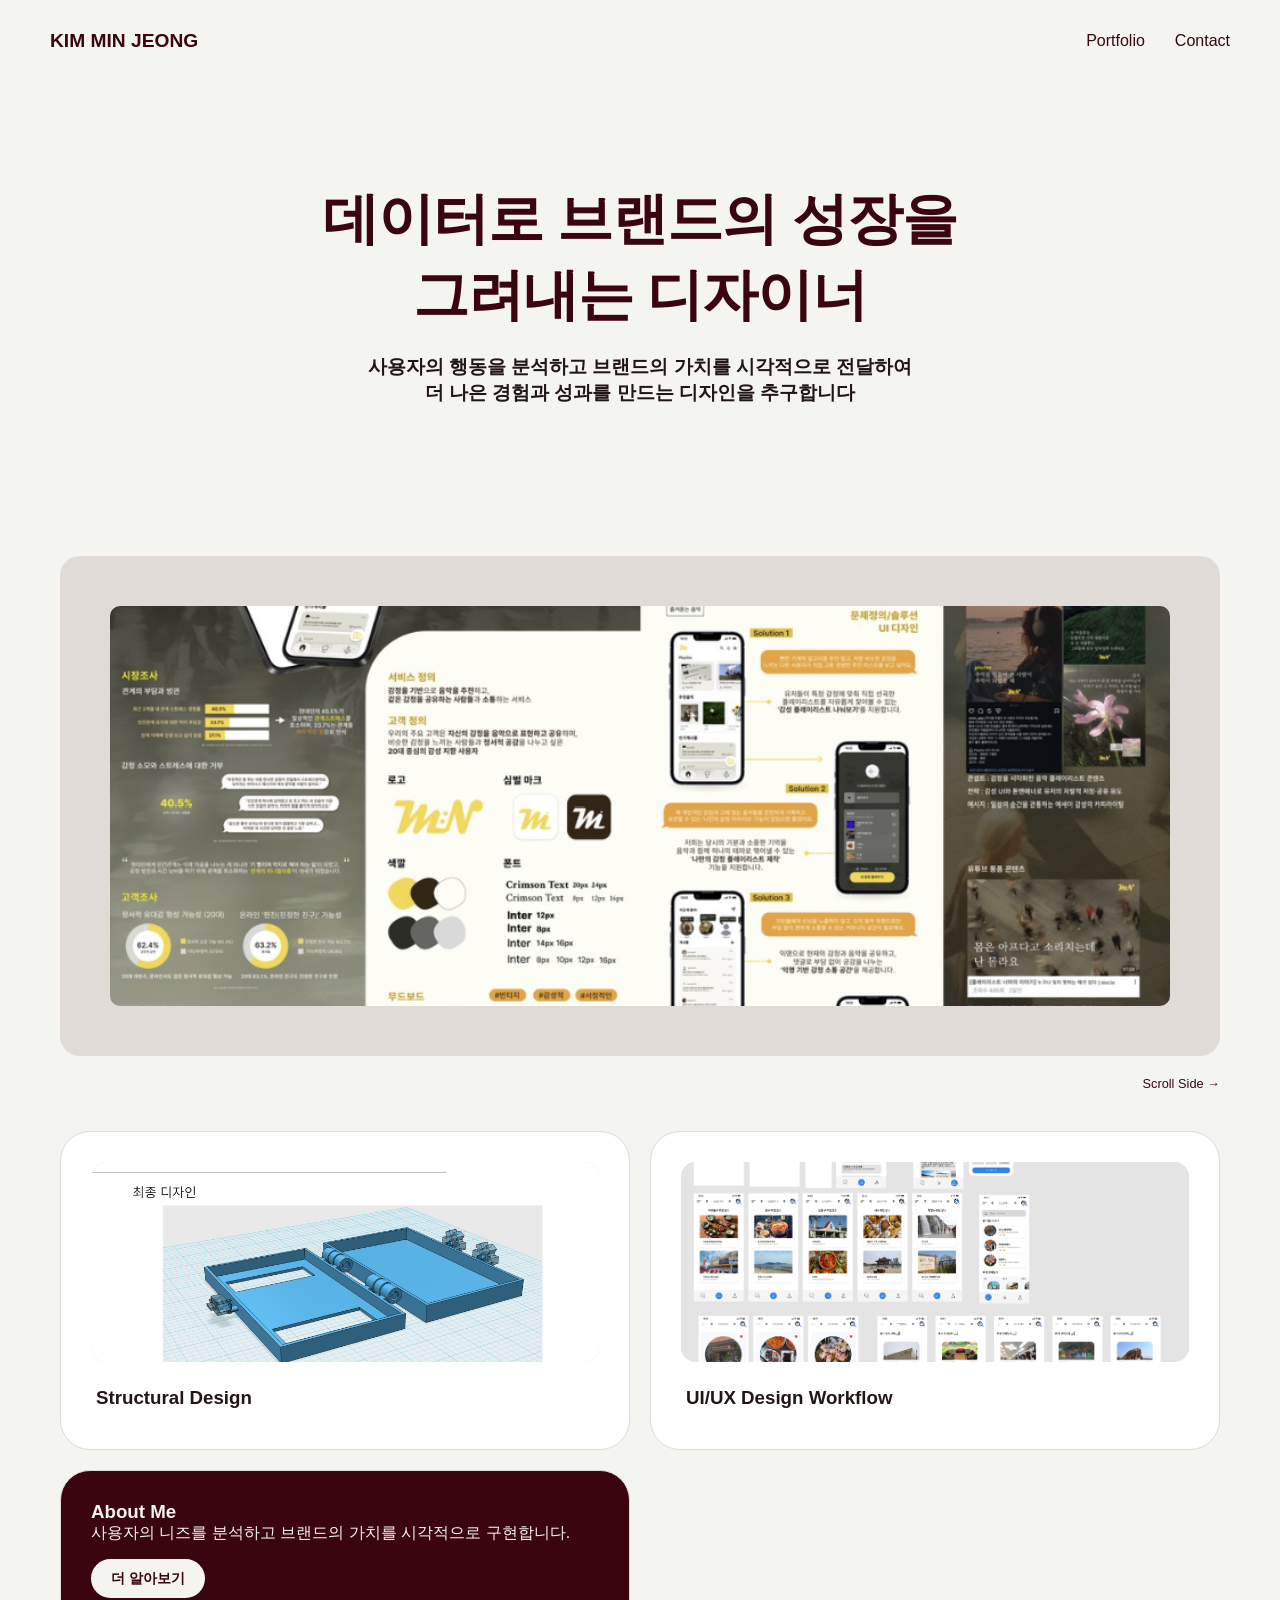
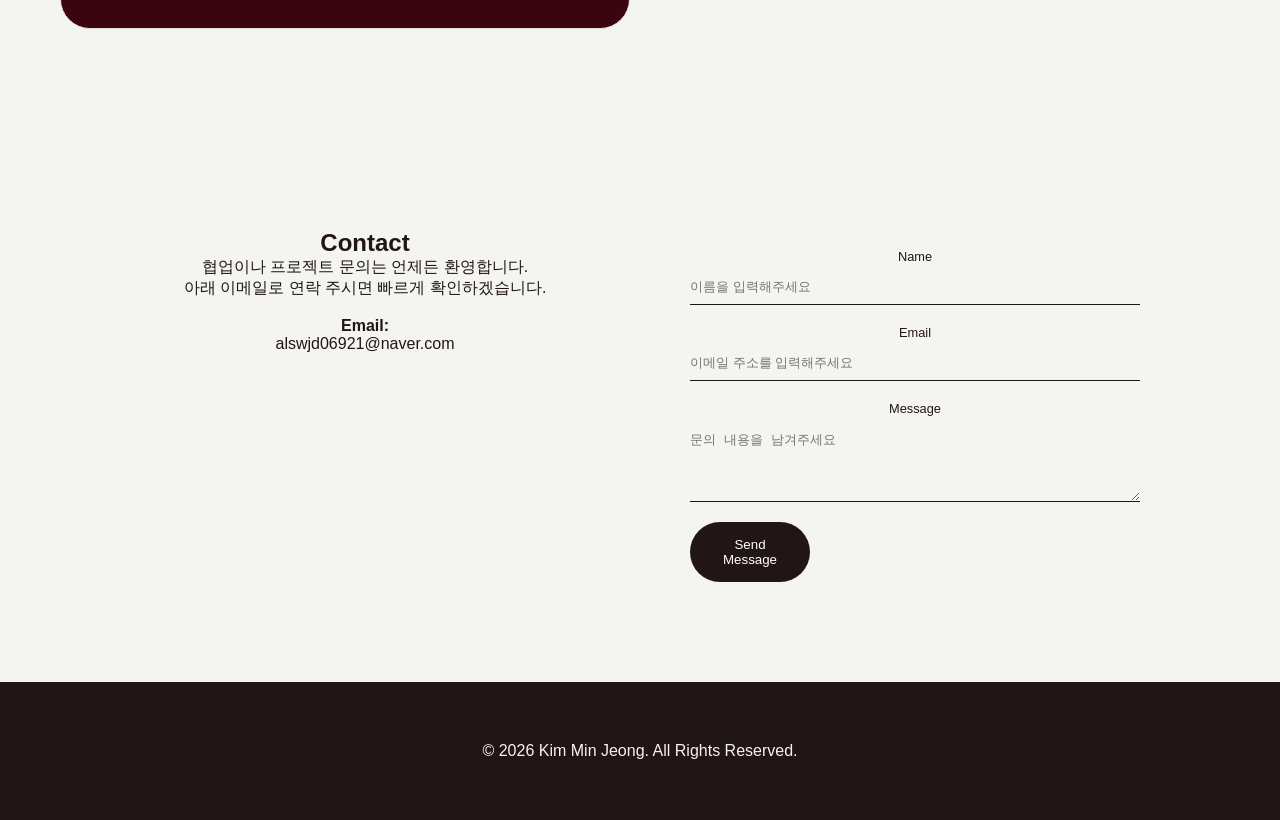
<file: index.html>
<!DOCTYPE html>
<html lang="en">
<head>
    <meta charset="UTF-8">
    <meta name="viewport" content="width=device-width, initial-scale=1.0">
    <title>Portfolio</title>
    <link rel="stylesheet" href="css/style.css">
</head>
<body>

    <nav class="navbar">
        <div class="logo"><a href="./index.html">KIM MIN JEONG</a></div>
        <ul class="nav-links">
            <li><a href="./Portfolio/portfolio.html">Portfolio</a></li>
            <li><a href="#contact-section">Contact</a></li>
        </ul>
    </nav>

    <section class="hero-section">
        <div class="hero-content">
            <h1>데이터로 브랜드의 성장을<br>그려내는 디자이너</h1>
            <p class="hero-sub">사용자의 행동을 분석하고 브랜드의 가치를 시각적으로 전달하여
                <br>더 나은 경험과 성과를 만드는 디자인을 추구합니다</p>
        </div>
    </section>

    <main class="container">
        <section class="slider-section">
            <div class="slider-container">
                <div class="slide-item">
                    <img src="img/index01.png" alt="01"class="responsive-img">
                    <div class="slide-content">
                        <h2>PROJECT 01</h2>
                    </div>
                </div>
                <div class="slide-item">
                    <img src="img/index02.png" alt="02"class="responsive-img">
                    <div class="slide-content">
                        <h2>PROJECT 02</h2>
                    </div>
                </div>
            </div>
            <div class="scroll-hint">Scroll Side →</div>
        </section>

        <div class="bento-grid">
            <article class="card hover-card"> 
                 <div class="card-image-wrapper">
                  <img src="img/index03.png" alt="03" class="responsive-img">
                </div>
                <div class="card-info">
                    <h3>Structural Design</h3>
                </div>
            </article>

            <article class="card hover-card">
                <div class="card-image-wrapper">
                    <img src="img/index04.png" alt="04" class="responsive-img">                
                </div>
                <div class="card-info">
                    <h3>UI/UX Design Workflow</h3>
                </div>
            </article>

            <aside class="card info-box" id="about-section">
                <h3>About Me</h3>
                <p>사용자의 니즈를 분석하고 브랜드의 가치를 시각적으로 구현합니다.</p>
                <a href="./About/about.html" class="btn-more">더 알아보기</a>
            </aside>
        </div>

    <section id="contact-section" class="contact-section">
        <div class="contact-container">
             <div class="contact-info">
                 <h2>Contact</h2>
                 <p>협업이나 프로젝트 문의는 언제든 환영합니다.<br>
                    아래 이메일로 연락 주시면 빠르게 확인하겠습니다.</p>
                 <br>
                 <p><strong>Email:</strong><br>
                     alswjd06921@naver.com</p>
            </div>
 
            <form class="contact-form">
                <label>Name</label>
                <input type="text" placeholder="이름을 입력해주세요">

                 <label>Email</label>
                 <input type="email" placeholder="이메일 주소를 입력해주세요">

                <label>Message</label>
                 <textarea rows="4" placeholder="문의 내용을 남겨주세요"></textarea>

                 <button type="submit" class="submit-btn">Send Message</button>
             </form>
         </div>
    </section>
    </main>

    <footer>
        <div class="footer-content">
            <p>&copy; 2026 Kim Min Jeong. All Rights Reserved.</p>
        </div>
    </footer>

</body>
</html>
</file>
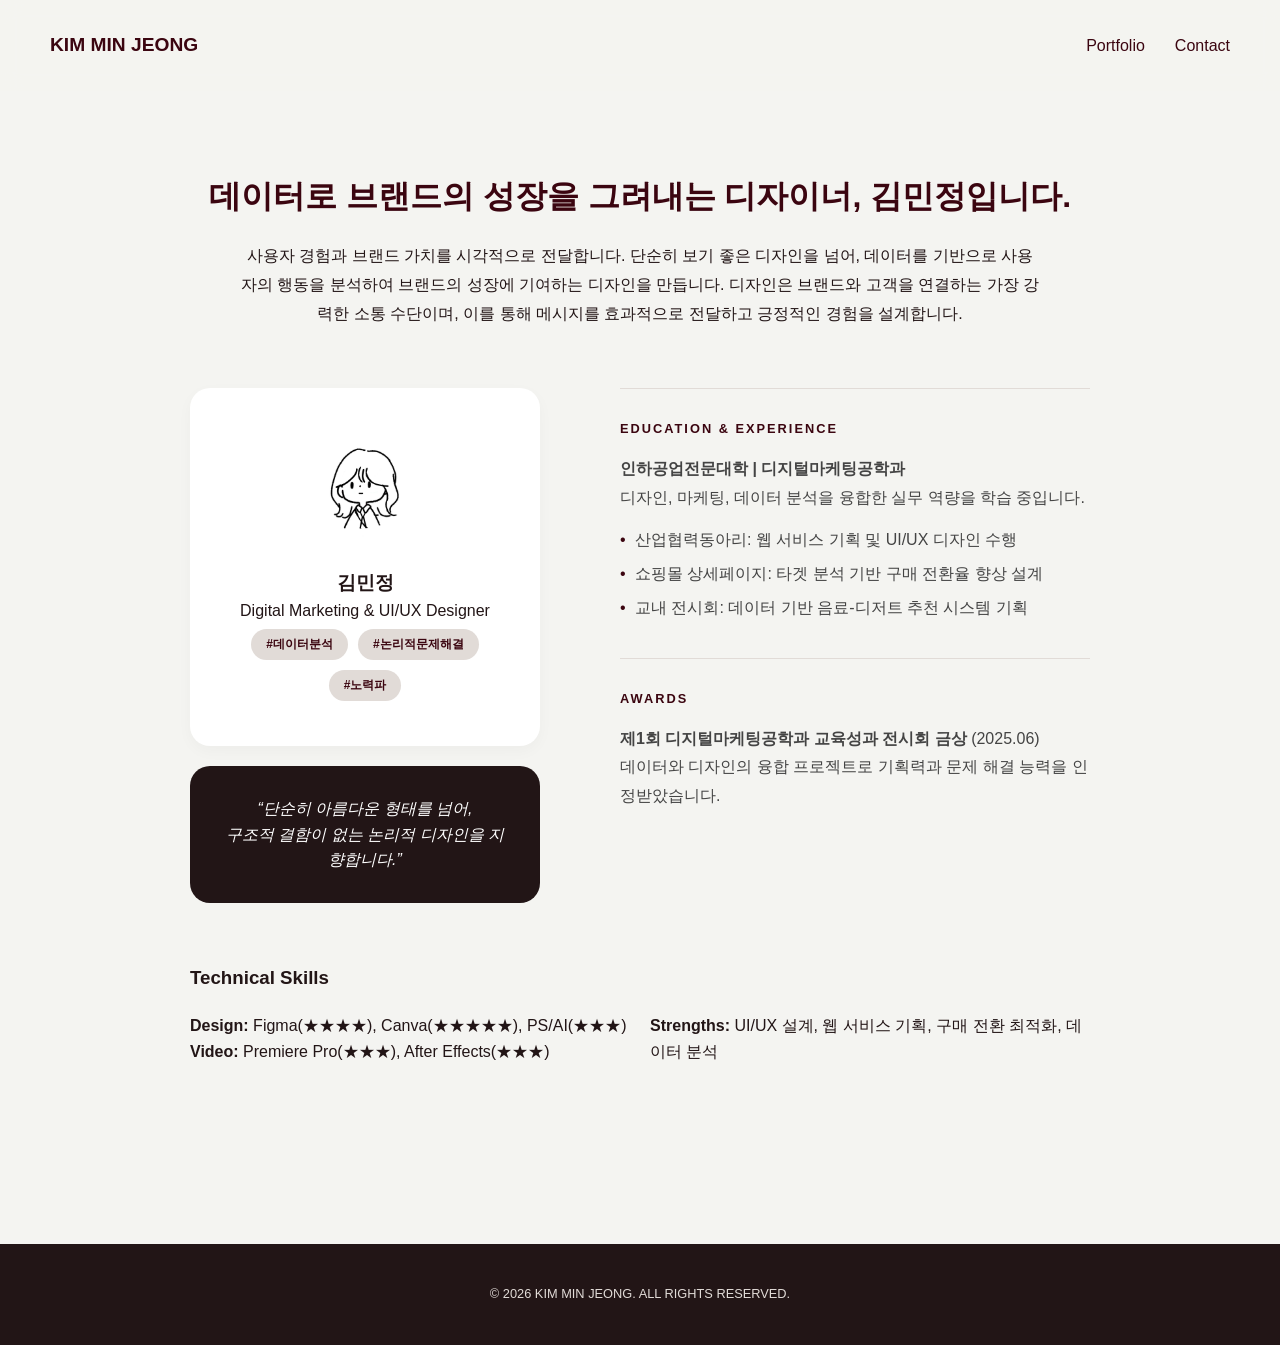
<file: About/about.html>
<!DOCTYPE html>
<html lang="ko">
<head>
    <meta charset="UTF-8">
    <title>About | Kim Min Jeong</title>
    <link rel="stylesheet" href="css/style.css">
</head>
<body>

    <nav class="navbar">
        <div class="logo"><a href="../index.html">KIM MIN JEONG</a></div>
        <ul class="nav-links">
            <li><a href="../Portfolio/portfolio.html">Portfolio</a></li>
            <li><a href="../index.html">Contact</a></li>
        </ul>
    </nav>

<main class="container about-page">
        <!-- 상단 인사말 섹션 -->
        <section class="intro-section" style="margin-bottom: 60px; text-align: center;">
            <h2>데이터로 브랜드의 성장을 그려내는 디자이너, 김민정입니다.</h2>
            <p style="max-width: 800px; margin: 20px auto; line-height: 1.8;">
                사용자 경험과 브랜드 가치를 시각적으로 전달합니다. 단순히 보기 좋은 디자인을 넘어, 
                데이터를 기반으로 사용자의 행동을 분석하여 브랜드의 성장에 기여하는 디자인을 만듭니다. 
                디자인은 브랜드와 고객을 연결하는 가장 강력한 소통 수단이며, 이를 통해 메시지를 
                효과적으로 전달하고 긍정적인 경험을 설계합니다.
            </p>
        </section>
        
        <div class="about-wrapper">
            <!-- 좌측: 프로필 카드 -->
            <section class="about-left">
                <div class="persona-card">                 
                    <div class="profile-circle"><img src="img/About01.jpeg" alt="상세페이지">  </div>
                    <h3>김민정</h3>
                    <p>Digital Marketing & UI/UX Designer</p>
                    <div class="tag-box">
                        <span>#데이터분석</span><span>#논리적문제해결</span><span>#노력파</span>
                    </div>
                </div>
                <div class="quote-box">
                    “단순히 아름다운 형태를 넘어,<br>구조적 결함이 없는 논리적 디자인을 지향합니다.”
                </div>
            </section>

            <!-- 우측: 경력 및 기술 상세 -->
            <section class="about-right">
                <div class="info-card">
                    <h3>Education & Experience</h3>
                    <p><strong>인하공업전문대학 | 디지털마케팅공학과</strong><br>
                    디자인, 마케팅, 데이터 분석을 융합한 실무 역량을 학습 중입니다.</p>
                    
                    <ul style="list-style: none; padding: 0; margin-top: 15px;">
                        <li>산업협력동아리: 웹 서비스 기획 및 UI/UX 디자인 수행</li>
                        <li>쇼핑몰 상세페이지: 타겟 분석 기반 구매 전환율 향상 설계</li>
                        <li>교내 전시회: 데이터 기반 음료-디저트 추천 시스템 기획</li>
                    </ul>
                </div>

                <div class="info-card">
                    <h3>Awards</h3>
                    <p><strong>제1회 디지털마케팅공학과 교육성과 전시회 금상</strong> (2025.06)<br>
                    데이터와 디자인의 융합 프로젝트로 기획력과 문제 해결 능력을 인정받았습니다.</p>
                </div>
            </section>
        </div>

        <!-- 하단: 기술 역량 스킬셋 -->
        <section class="skills-section" style="margin-top: 60px;">
            <h3>Technical Skills</h3>
            <div class="skills-grid" style="display: grid; grid-template-columns: 1fr 1fr; gap: 20px;">
                <div>
                    <p><strong>Design:</strong> Figma(★★★★), Canva(★★★★★), PS/AI(★★★)</p>
                    <p><strong>Video:</strong> Premiere Pro(★★★), After Effects(★★★)</p>
                </div>
                <div>
                    <p><strong>Strengths:</strong> UI/UX 설계, 웹 서비스 기획, 구매 전환 최적화, 데이터 분석</p>
                </div>
            </div>
        </section>
    </main>

    <footer>
        <div class="footer-content">
            <p>&copy; 2026 KIM MIN JEONG. ALL RIGHTS RESERVED.</p>
        </div>
    </footer>
</body>
</html>
</file>
<file: css/style.css>
/* 폰트 및 기본 초기화 */
* {
    margin: 0;
    padding: 0;
    box-sizing: border-box;
}

html {
    scroll-behavior: smooth;
}

body {
    background-color: #f4f4f1;
    color: #221516;
    font-family: 'Apple SD Gothic Neo', 'Malgun Gothic', sans-serif;
    overflow-x: hidden;
}

/* 네비게이션 */
.navbar {
    display: flex;
    justify-content: space-between;
    align-items: center;
    padding: 30px 50px;
    position: sticky;
    top: 0;
    background: rgba(244, 244, 241, 0.8);
    backdrop-filter: blur(10px);
    z-index: 1000;
}

.logo a {
    font-weight: bold;
    font-size: 1.2rem;
    color: #3b0510;
    text-decoration: none;
}

.nav-links {
    display: flex;
    list-style: none;
}

.nav-links li {
    margin-left: 30px;
}

.nav-links li a {
    font-weight: 500;
    color: #3b0510;
    text-decoration: none;
    transition: opacity 0.3s;
}

.nav-links li a:hover {
    opacity: 0.6;
}

/* 메인 컨테이너 */
.container {
    max-width: 1200px;
    margin: 0 auto;
    padding: 0 20px;
}

/* Hero 섹션 */
.hero-section {
    padding: 100px 50px;
    text-align: center;
    background-color: #f4f4f1;
    margin-bottom: 20px;
}

.hero-content h1 {
    font-size: 3.5rem;
    color: #3b0510;
    margin-bottom: 20px;
    letter-spacing: -1px;
}

.hero-sub {
    font-size: 1.2rem;
    font-weight: 600;
    margin-bottom: 30px;
}

.hero-desc {
    max-width: 600px;
    margin: 0 auto;
    font-size: 1rem;
    line-height: 1.8;
    color: #555;
}

/* 슬라이더 섹션 */
.slider-section { margin-bottom: 40px; }
.slider-container { display: flex; overflow-x: auto; scroll-snap-type: x mandatory; gap: 20px; padding-bottom: 10px; }
.slide-item { min-width: 100%; height: 500px; background-color: #e1dbd7; border-radius: 40px; scroll-snap-align: start; display: flex; align-items: flex-end; padding: 50px; }
.slide-content h2 { font-size: 3rem; color: #e1dbd7; }
.scroll-hint { text-align: right; font-size: 0.8rem; margin-top: 10px; color: #3b0510; }

/* 그리드 및 카드 */
.bento-grid { display: grid; grid-template-columns: repeat(2, 1fr); gap: 20px; margin-bottom: 100px; }
.card { background: #fff; border-radius: 30px; padding: 30px; border: 1px solid #e1dbd7; }
.hover-card { overflow: hidden; cursor: pointer; }
.card-image-wrapper { width: 100%; height: 250px; background: #e1dbd7; border-radius: 20px; margin-bottom: 20px; overflow: hidden; }
.placeholder-img { width: 100%; height: 100%; display: flex; justify-content: center; align-items: center; font-weight: bold; color: #fff; transition: transform 0.5s ease; }
.hover-card:hover .placeholder-img { transform: translateY(-20px); }

.info-box { background-color: #3b0510; color: #f4f4f1; }
.btn-more { display: inline-block; margin-top: 15px; padding: 10px 20px; background-color: #f4f4f1; color: #3b0510; text-decoration: none; border-radius: 20px; font-size: 0.9rem; font-weight: bold; }

/* Contact 섹션 */
.contact-section { padding: 100px 0; text-align: center; }
.contact-section a { color: #3b0510; font-weight: bold; text-decoration: none; }

/* 푸터 */
footer { background-color: #221516; color: #f4f4f1; padding: 60px 0; text-align: center; }

@media (max-width: 768px) {
    .bento-grid { grid-template-columns: 1fr; }
}

.contact-section {
    padding: 100px 50px;
    background: #f4f4f1;
}

.contact-container {
    display: grid;
    grid-template-columns: 1fr 1fr;
    gap: 100px;
    max-width: 1000px;
    margin: 0 auto;
}

.contact-info h1 {
    font-size: 5rem;
    margin-bottom: 30px;
    line-height: 1;
}

.contact-form { display: flex; flex-direction: column; }

.contact-form label { font-size: 0.8rem; margin-top: 20px; margin-bottom: 5px; }

.name-fields { display: grid; grid-template-columns: 1fr 1fr; gap: 20px; }

input, select, textarea {
    border: none;
    border-bottom: 1px solid #221516;
    background: transparent;
    padding: 10px 0;
    outline: none;
    width: 100%;
}

.checkbox-group { display: flex; align-items: center; gap: 10px; margin: 20px 0; }

.submit-btn {
    background: #221516;
    color: #fff;
    padding: 15px 30px;
    border-radius: 30px;
    width: 120px;
    margin-top: 20px;
    cursor: pointer;
    border: none;
}


.responsive-img {
    max-width: 100%; /* 부모 요소의 너비를 넘지 않음 */
    height: auto;    /* 비율 유지 */
    display: block;  /* 하단 여백 제거 */
    border-radius: 10px; /* 모서리를 둥글게 하면 훨씬 세련되어 보입니다 */
}

/* 반응형 조정 */
@media (max-width: 768px) {
    .contact-container { grid-template-columns: 1fr; gap: 50px; }
    .contact-info h1 { font-size: 3rem; }
}

/* 슬라이드 아이템 전체 영역 */
.slide-item {
    position: relative; /* 자식 요소인 글씨 영역의 기준점이 됩니다 */
    overflow: hidden; /* 이미지가 박스 밖으로 나가지 않도록 합니다 */
    border-radius: 20px; /* (선택사항) 모서리를 둥글게 만들어 모던한 느낌을 줍니다 */
}

/* 슬라이드 이미지 */
.slide-item .responsive-img {
    width: 100%;
    height: 100%; /* 슬라이드 영역을 가득 채웁니다 */
    object-fit: cover; /* 이미지가 찌그러지지 않고 비율을 유지하며 채웁니다 */
    display: block;
}

/* 이미지 위에 올라가는 글씨 영역 */
.slide-item .slide-content {
    position: absolute; /* 이미지 위에 띄웁니다 */
    top: 0;
    left: 0;
    width: 100%;
    height: 100%;
    
    /* 글씨를 이미지 정중앙에 배치하기 위한 설정 (Flexbox 사용) */
    display: flex;
    justify-content: center; /* 가로 중앙 */
    align-items: center; /* 세로 중앙 */
    
    /* 글씨가 더 잘 보이도록 배경색을 살짝 깝니다 (반투명 검정) */
    background-color: rgba(0, 0, 0, 0.4); 
    
    /* 글씨 색상 및 스타일 */
    color: #fff; /* 흰색 글씨 */
    opacity: 0; /* 평소에는 글씨를 숨깁니다 (Hover 효과용) */
    transition: opacity 0.3s ease; /* 마우스를 올렸을 때 부드럽게 나타나게 합니다 */
}

/* 슬라이드에 마우스를 올렸을 때 글씨 영역을 보여줍니다 */
.slide-item:hover .slide-content {
    opacity: 1;
}

/* 글씨 스타일 (H2) */
.slide-item .slide-content h2 {
    font-size: 1.5rem; /* 글씨 크기 조절 */
    font-weight: bold;
    text-transform: uppercase; /* 대문자로 변경 */
    letter-spacing: 2px; /* 자간 조절로 세련된 느낌 추가 */
}


/* 카드 이미지 래퍼를 기준으로 설정 */
.card-image-wrapper {
    position: relative;
    width: 100%;
    height: 200px; /* 카드 이미지 높이 고정 (원하는 만큼 조절) */
    overflow: hidden;
    border-radius: 15px; /* 모서리 둥글게 */
    margin-bottom: 15px;
}

/* 이미지가 영역을 꽉 채우도록 설정 */
.responsive-img {
    width: 100%;
    height: 100%;
    object-fit: cover; /* 이미지가 찌그러지지 않고 영역을 채움 */
    transition: transform 0.3s ease; /* 호버 시 살짝 커지는 효과 */
}

/* 카드 호버 시 이미지 확대 효과 (선택사항) */
.hover-card:hover .responsive-img {
    transform: scale(1.05);
}

/* 카드 정보 영역 스타일 */
.card-info {
    padding: 10px 5px;
}
</file>
<file: About/css/style.css>
/* --- 컬러 팔레트 --- */
:root {
    --bg-main: #f4f4f1;
    --bg-light: #e1dbd7;
    --text-dark: #221516;
    --accent: #3b0510;
}

/* --- 기본 스타일 --- */
* { margin: 0; padding: 0; box-sizing: border-box; }
body { 
    background-color: var(--bg-main); 
    color: var(--text-dark); 
    font-family: 'Apple SD Gothic Neo', sans-serif; 
    line-height: 1.6; 
}

/* --- 네비게이션 --- */
.navbar { 
    display: flex; 
    justify-content: space-between; 
    align-items: center; 
    padding: 30px 50px; 
    position: sticky; 
    top: 0; 
    background: rgba(244,244,241,0.8); 
    backdrop-filter: blur(10px); 
    z-index: 1000; 
}
.logo a { font-weight: bold; font-size: 1.2rem; color: var(--accent); text-decoration: none; }
.nav-links { display: flex; list-style: none; }
.nav-links li { margin-left: 30px; }
.nav-links li a { color: var(--accent); text-decoration: none; font-weight: 500; }

/* --- About 페이지 레이아웃 --- */
.about-page { padding: 80px 50px; max-width: 1000px; margin: 0 auto; }
.intro-section { margin-bottom: 80px; text-align: center; }
.intro-section h2 { font-size: 2rem; margin-bottom: 20px; color: var(--accent); }

.about-wrapper { display: grid; grid-template-columns: 350px 1fr; gap: 80px; }

/* --- 프로필 카드 스타일 (이미지 고정 포함) --- */
.persona-card { background: #fff; padding: 40px; border-radius: 20px; text-align: center; box-shadow: 0 5px 15px rgba(0,0,0,0.03); }
.profile-circle { 
    width: 120px; 
    height: 120px; 
    background: var(--bg-light); 
    border-radius: 50%; 
    margin: 0 auto 20px; 
    overflow: hidden; /* 이미지 삐져나옴 방지 */
    display: flex;
    justify-content: center;
    align-items: center;
}
.profile-circle img { 
    width: 100%; 
    height: 100%; 
    object-fit: cover; /* 이미지가 찌그러지지 않고 꽉 차게 */
}
.tag-box span { display: inline-block; background: var(--bg-light); padding: 6px 15px; border-radius: 20px; margin: 5px; font-size: 0.75rem; font-weight: 600; color: var(--accent); }

.quote-box { background: var(--text-dark); color: #fff; padding: 30px; border-radius: 20px; margin-top: 20px; text-align: center; line-height: 1.6; font-weight: 300; font-style: italic; }

/* --- 경력 및 기술 정보 --- */
.info-card { padding: 30px 0; border-top: 1px solid var(--bg-light); }
.info-card h3 { font-size: 0.8rem; text-transform: uppercase; letter-spacing: 2px; color: var(--accent); margin-bottom: 15px; }
.info-card p { line-height: 1.8; color: #444; margin-bottom: 10px; }
.info-card li { margin-bottom: 8px; padding-left: 15px; position: relative; list-style: none; color: #444; }
.info-card li::before { content: "•"; position: absolute; left: 0; color: var(--accent); }

.skills-grid { display: grid; grid-template-columns: 1fr 1fr; gap: 30px; margin-top: 20px; }

/* --- 푸터 --- */
footer { background-color: var(--text-dark); color: var(--bg-light); padding: 40px 50px; text-align: center; margin-top: 100px; font-size: 0.8rem; }

/* --- 모바일 반응형 --- */
@media (max-width: 768px) { 
    .about-wrapper { grid-template-columns: 1fr; gap: 40px; } 
    .about-page { padding: 40px 20px; }
    .navbar { padding: 20px; }
}
</file>
